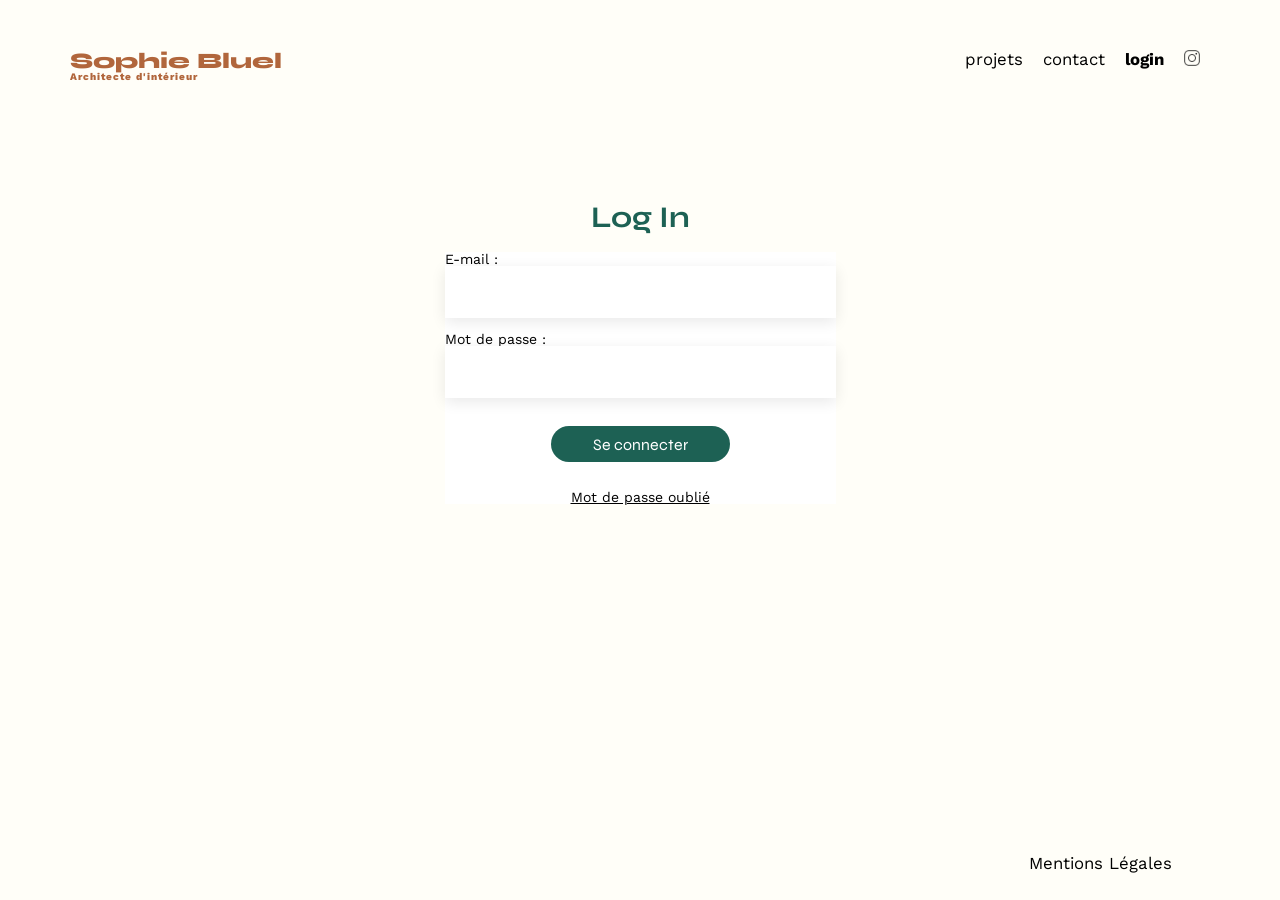
<file: login.html>
<!DOCTYPE html>
<html lang="en">
<head>
    <meta charset="UTF-8">
    <meta name="viewport" content="width=device-width, initial-scale=1.0">
    <title>Document</title>
    <link rel="stylesheet" href="./assets/style.css">
    <link href="https://fonts.googleapis.com/css2?family=Syne:wght@700;800&family=Work+Sans&display=swap" rel="stylesheet">
</head>
<body>
    <header>
        <h1>Sophie Bluel <span>Architecte d'intérieur</span></h1>
        <nav>
            <ul>
                <li><a href="index.html#portfolio">projets</a></li>
                <li><a href="index.html#contact">contact</a></li>
                <li>
                    <a href="login.html" id="login" style="font-weight: bold;">login</a>
                </li>
                <li><a href="#"><img src="./assets/icons/instagram.png" alt="Instagram"></a></li>
            </ul>
        </nav> 
    </header>
    <main>
        <section id="loginSection">
            <h2>Log In</h2>
            <div id="loginForm"></div>
        </section>
    </main>
    <footer>
        <nav>
            <ul>
                <li>Mentions Légales</li>
            </ul>
        </nav>
    </footer>
    <script src="./Javascript/login.js" type="module"></script>
</body>
</html>
</file>
<file: assets/style.css>
/* http://meyerweb.com/eric/tools/css/reset/
   v2.0 | 20110126
   License: none (public domain)
*/

html,
body,
div,
span,
applet,
object,
iframe,
h1,
h2,
h3,
h4,
h5,
h6,
p,
blockquote,
pre,
a,
abbr,
acronym,
address,
big,
cite,
code,
del,
dfn,
em,
img,
ins,
kbd,
q,
s,
samp,
small,
strike,
strong,
sub,
sup,
tt,
var,
b,
u,
i,
center,
dl,
dt,
dd,
ol,
ul,
li,
fieldset,
form,
label,
legend,
table,
caption,
tbody,
tfoot,
thead,
tr,
th,
td,
article,
aside,
canvas,
details,
embed,
figure,
figcaption,
footer,
header,
hgroup,
menu,
nav,
output,
ruby,
section,
summary,
time,
mark,
audio,
video {
  margin: 0;
  padding: 0;
  border: 0;
  font-size: 100%;
  font: inherit;
  vertical-align: baseline;
}
/* HTML5 display-role reset for older browsers */
article,
aside,
details,
figcaption,
figure,
footer,
header,
hgroup,
menu,
nav,
section {
  display: block;
}

:root {
  --primary-color: #1d6154;
  --secondary-color: #0e2f28;
}

html,
body {
  height: 100%;
  width: 100%;
  margin: 0;
  display: flex;
  flex-direction: column;
}

main {
  flex: 1;
}

body {
  line-height: 1;
}

ol,
ul {
  list-style: none;
}

a {
  text-decoration: none;
  color: black;
}

blockquote,
q {
  quotes: none;
}
blockquote:before,
blockquote:after,
q:before,
q:after {
  content: "";
  content: none;
}
table {
  border-collapse: collapse;
  border-spacing: 0;
}
/** end reset css**/
body {
  max-width: 1140px;
  margin: auto;
  font-family: "Work Sans";
  font-size: 14px;
  background-color: #fffef8;
}

header {
  display: flex;
  justify-content: space-between;
  margin: 50px 0;
}
section {
  margin: 50px 0;
}

h1 {
  display: flex;
  flex-direction: column;
  font-family: "Syne";
  font-size: 22px;
  font-weight: 800;
  color: #b1663c;
}

h1 > span {
  font-family: "Work Sans";
  font-size: 10px;
  letter-spacing: 0.1em;
}

h2 {
  font-family: "Syne";
  font-weight: 700;
  font-size: 30px;
  color: var(--primary-color);
}

nav ul {
  display: flex;
  align-items: center;
  list-style-type: none;
}
nav li {
  padding: 0 10px;
  font-size: 1.2em;
}

nav li a:hover {
  font-weight: bold;
}

nav li img {
  width: 16px;
  height: 16px;
}

.displayBlock {
  display: block;
}

.displayNone {
  display: none;
}

#introduction {
  display: flex;
  align-items: center;
}
#introduction figure {
  flex: 1;
}
#introduction img {
  display: block;
  margin: auto;
  width: 80%;
}

#introduction article {
  flex: 1;
}
#introduction h2 {
  margin-bottom: 1em;
}

#introduction p {
  margin-bottom: 0.5em;
}
#portfolio h2 {
  text-align: center;
  margin-bottom: 1em;
}
.gallery {
  width: 100%;
  display: grid;
  grid-template-columns: 1fr 1fr 1fr;
  grid-column-gap: 20px;
  grid-row-gap: 20px;
}

.gallery img {
  width: 100%;
}
#contact {
  width: 50%;
  margin: auto;
}
#contact > * {
  text-align: center;
}
#contact h2 {
  margin-bottom: 20px;
}
#contact form {
  text-align: left;
  margin-top: 30px;
  display: flex;
  flex-direction: column;
}

#contact input {
  height: 50px;
  font-size: 1.2em;
  border: none;
  box-shadow: 0px 4px 14px rgba(0, 0, 0, 0.09);
}

#contact label {
  margin: 2em 0 1em 0;
}

#contact textarea {
  border: none;
  box-shadow: 0px 4px 14px rgba(0, 0, 0, 0.09);
}

footer nav ul {
  display: flex;
  justify-content: flex-end;
  margin: 2em;
}

/* BUTTONS */

input[type="submit"] {
  margin: 2em auto;
}

.button-general {
  border: none;
  font-family: "Syne";
  font-weight: 700;
  font-size: 16px;
  color: white;
  background-color: var(--primary-color);
  width: 180px;
  text-align: center;
  border-radius: 60px;
}

.button-general:hover {
  background-color: var(--secondary-color);
  color: white;
}

.button-general.selectAllBtn {
  background-color: white;
  border: 1px solid var(--primary-color);
  color: var(--primary-color);
  width: auto;
  min-width: 100px;
  height: 37px;
}

.button-general.selectAllBtn:focus {
  background-color: var(--primary-color);
  color: white;
}

.filter {
  display: flex;
  justify-content: center;
  gap: 10px;
  margin: 40px;
}
/* ADMIN BANNER */

#admin-banner {
  position: fixed;
  top: 0;
  left: 0;
  width: 100%;
  background-color: black;
  color: white;
  display: flex;
  align-items: center;
  justify-content: center;
  padding: 10px;
}

/* LOGIN PAGE */

#loginSection {
  display: flex;
  flex-direction: column;
  align-items: center;
  justify-content: space-evenly;
}

#loginSection h2 {
  padding: 20px;
}

#loginFormElement {
  display: flex;
  flex-direction: column;
  background-color: white !important;
}

#loginFormElement a {
  text-decoration: underline;
  text-align: center;
}

.loginBtn {
  padding: 3px;
  width: 179px;
  height: 36px;
  border: none;
  font-family: "Syne";
  font-size: 16px;
  color: white;
  background-color: var(--primary-color);
  text-align: center;
  border-radius: 60px;
  margin: 0 auto;
}

.loginBtn:hover {
  color: white;
  background-color: #0e2f28;
}

.login-input {
  padding-left: 10px;
  height: 50px;
  width: 379px;
  font-size: 1.2em;
  border: none;
  box-shadow: 0px 4px 14px rgba(0, 0, 0, 0.09);
}

.login-input textarea {
  border: none;
  box-shadow: 0px 4px 14px rgba(0, 0, 0, 0.09);
}

.loginFormElement label {
  font-family: "Work Sans";
}

#authError {
  color: red;
  font-weight: bold !important;
  font-size: 20px;
  display: flex;
  justify-content: center;
}

/* MODAL */

.overlay {
  position: fixed;
  top: 0;
  left: 0;
  width: 100%;
  height: 100%;
  z-index: 0;
  background: rgba(0, 0, 0, 0.5);
  display: none;
}

#modal {
  display: none;
  position: fixed;
  z-index: 1;
  left: 0;
  top: 0;
  width: 100%;
  height: 100%;
  overflow: auto;
}

#modal-content {
  font-family: "Work Sans";
  display: grid;
  grid-template-columns: repeat(5, 1fr);
  gap: 5px 10px;
  padding-bottom: 50px;
  overflow-y: auto;
}

#modal-content img {
  width: 100%;
  height: 120px;
  background-size: auto;
  object-fit: cover;
}

.delete-icon {
  position: absolute;
  top: 5px;
  right: 5px;
  background-color: rgb(0, 0, 0);
  color: white;
  border-radius: 5px;
  padding: 4px;
}

.modal-title {
  display: flex;
  align-items: center;
  height: 83px;
  font-size: x-large;
  font-weight: 500;
}

.modal-content {
  display: flex;
  flex-direction: column;
  justify-content: space-between;
  flex: 1;
  width: 80%;
}

#first-btn {
  width: 80%;
}

.modal-btn {
  flex: 0 0 83px;
  border-top: 2px solid lightgray;
  width: 100%;
  display: flex;
  justify-content: center;
  align-items: center;
  margin: 0 auto;
}

.modal-wrapper {
  background-color: #fff;
  margin: auto;
  padding: 20px;
  border-radius: 10px;
  text-align: center;
  position: relative;
  display: flex;
  flex-direction: column;
  align-items: center;
  width: 630px;
  height: 670px;
}

#first-modal,
#second-modal {
  display: flex;
  flex-direction: column;
  align-items: center;
  width: 100%;
  height: 100%;
}

#modalLink {
  text-decoration: none;
  color: white;
}

#first-modal .modal-content {
  font-size: 12px;
  color: white;
}

.file-info {
  margin-bottom: 10px;
}

#modal-button {
  width: 237px;
  height: 36px;
  padding: 10px;
}

.add-photo-form {
  display: flex;
  flex-direction: column;
}

.form-group {
  display: flex;
  flex-direction: column;
}

.form-group label {
  display: flex;
  padding: 20px 0px 10px 0px;
  font-size: 15px;
}

.form-group input {
  height: 50px;
  font-size: 1.1em;
  border: none;
  box-shadow: 0px 4px 14px rgba(0, 0, 0, 0.09);
  padding-left: 11px;
}

.form-group select {
  height: 50px;
  font-size: 1.1em;
  border: none;
  box-shadow: 0px 4px 14px rgba(0, 0, 0, 0.09);
  padding-left: 10px;
}

#upload-button {
  border: none;
  font-family: "Syne";
  font-weight: 500;
  font-size: 14px;
  color: #306685;
  background-color: #cbd6dc;
  width: 173px;
  height: 36px;
  text-align: center;
  border-radius: 50px;
  padding: 10px;
  margin: 10px;
  cursor: pointer;
}

#submit-btn {
  width: 237px;
  height: 36px;
  padding: 10px;
}

.unlock-submit-btn {
  background-color: var(--primary-color);
}
.unlock-submit-btn:hover {
  background-color: var(--secondary-color);
}
.lock-submit-btn {
  background-color: #cbd6dc;
}
.lock-submit-btn:hover {
  background-color: #cbd6dc;
}

#drop-label {
  height: 100%;
}

#drop-zone {
  position: relative;
  background-color: #e8f1f6;
  border-radius: 3px;
  display: flex;
  flex-direction: column;
  justify-content: flex-end;
  height: 50%;
}

.cross-icon {
  position: absolute;
  top: 10px;
  right: 10px;
  background: red;
  color: white;
  border-radius: 50%;
  width: 20px;
  height: 20px;
  display: flex;
  justify-content: center;
  align-items: center;
  cursor: pointer;
  font-size: 14px;
  z-index: 10;
  display: none;
}

#select-img {
  display: flex;
  flex-direction: column;
  align-items: center;
}

#drop-zone .fa-regular {
  width: 76px;
  height: 76px;
  font-size: 73px;
  padding-top: 10px;
  color: #b9c5cc;
}

#preview-image {
  max-width: 200px;
  object-fit: contain;
  display: block;
  margin: 0 auto;
}

/* Bouton modifier */

.fantom {
  width: 1140px;
}

.modification {
  display: flex;
}

#modif-btn {
  display: none;
  align-items: center;
  cursor: pointer;
}

.conteneurModif {
  width: 1140px;
}

#modification h2 {
  display: flex;
  white-space: nowrap;
}

.modification i {
  padding: 10px;
  font-size: 14px;
  color: black;
}

.modification span {
  font-family: "Work Sans";
  font-weight: 400;
  font-size: 14px;
  line-height: 100%;
}

/* ..... */

.fa-arrow-left {
  color: black;
  position: absolute;
  top: 10px;
  left: 10px;
  font-size: 20px;
  cursor: pointer;
  transition: transform 0.2s ease, color 0.2s ease;
}

#close-icon1,
#close-icon2 {
  position: absolute;
  top: 10px;
  right: 10px;
  font-size: 20px;
  color: black;
  cursor: pointer;
  transition: transform 0.2s ease, color 0.2s ease;
  z-index: 999;
}

#close-icon1:hover {
  transform: scale(1.1);
}

.work-item {
  position: relative;
}
</file>
